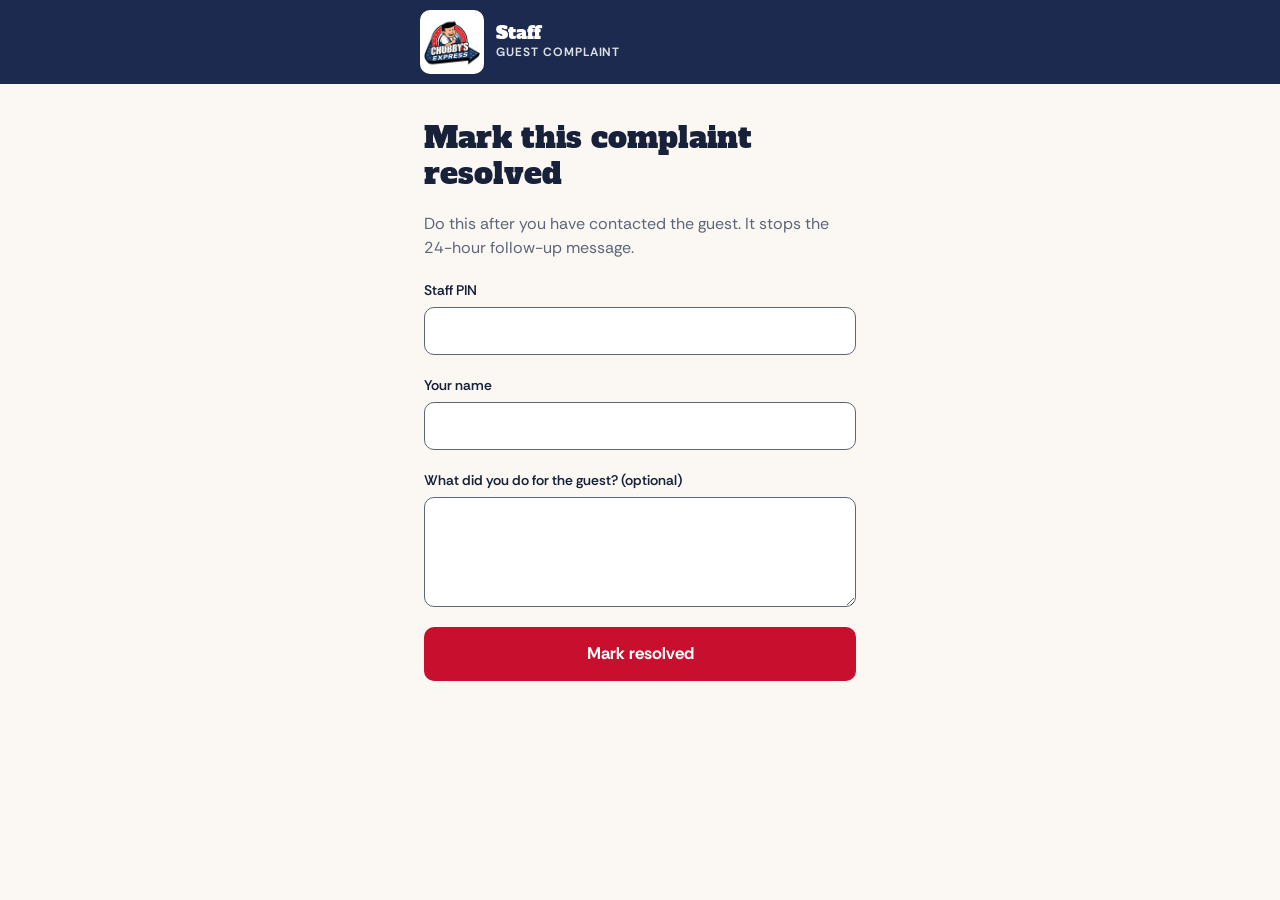
<file: public/resolve.html>
<!doctype html>
<html lang="en">
<head>
<meta charset="utf-8">
<meta name="viewport" content="width=device-width, initial-scale=1">
<meta name="robots" content="noindex">
<title>Mark a complaint resolved | Chubby's staff</title>
<link rel="icon" type="image/png" href="assets/express-logo.png">
<link rel="stylesheet" href="https://fonts.googleapis.com/css2?family=Alfa+Slab+One&family=Rethink+Sans:wght@400;500;600;700&display=swap">
<link rel="stylesheet" href="styles.css">
</head>
<body>
<header class="bar"><div class="in">
  <img src="assets/express-logo.png" alt="Chubby's Express logo">
  <div><div class="brand">Staff</div><div class="sub">Guest complaint</div></div>
</div></header>
<main>
  <form class="screen" id="form" novalidate>
    <h1>Mark this complaint resolved</h1>
    <p class="muted">Do this after you have contacted the guest. It stops the 24-hour follow-up message.</p>
    <div class="field"><label for="pin">Staff PIN</label><input id="pin" type="password" inputmode="numeric" autocomplete="off"></div>
    <div class="field"><label for="by">Your name</label><input id="by" type="text" autocomplete="name" maxlength="60"></div>
    <div class="field"><label for="note">What did you do for the guest? (optional)</label><textarea id="note" maxlength="1000"></textarea></div>
    <button class="btn" type="submit" id="go">Mark resolved</button>
    <p class="msg" id="result" role="status" hidden></p>
    <p class="small muted" id="summary" hidden></p>
  </form>
</main>
<script>
const $ = (id) => document.getElementById(id);
const token = new URLSearchParams(location.search).get("t") || "";
$("form").addEventListener("submit", async (e) => {
  e.preventDefault();
  const out = $("result");
  $("go").disabled = true;
  try {
    const res = await fetch("/api/resolve", { method: "POST", headers: { "content-type": "application/json" },
      body: JSON.stringify({ pin: $("pin").value, token, by: $("by").value, note: $("note").value }) });
    const data = await res.json().catch(() => ({}));
    out.hidden = false;
    if (!res.ok) { out.className = "msg bad"; out.textContent = data.error || "Something went wrong. Try again."; return; }
    out.className = "msg ok";
    out.textContent = data.message;
    if (data.summary) {
      const s = data.summary;
      $("summary").hidden = false;
      $("summary").textContent = s.rating + " stars, received " + s.receivedAt + ". Guest: " + (s.name || "no name") + ", " + (s.phone || "no phone") + ". " + (s.comment || "");
    }
  } catch {
    out.hidden = false; out.className = "msg bad"; out.textContent = "No connection. Try again.";
  } finally {
    $("go").disabled = false;
  }
});
</script>
</body>
</html>
</file>
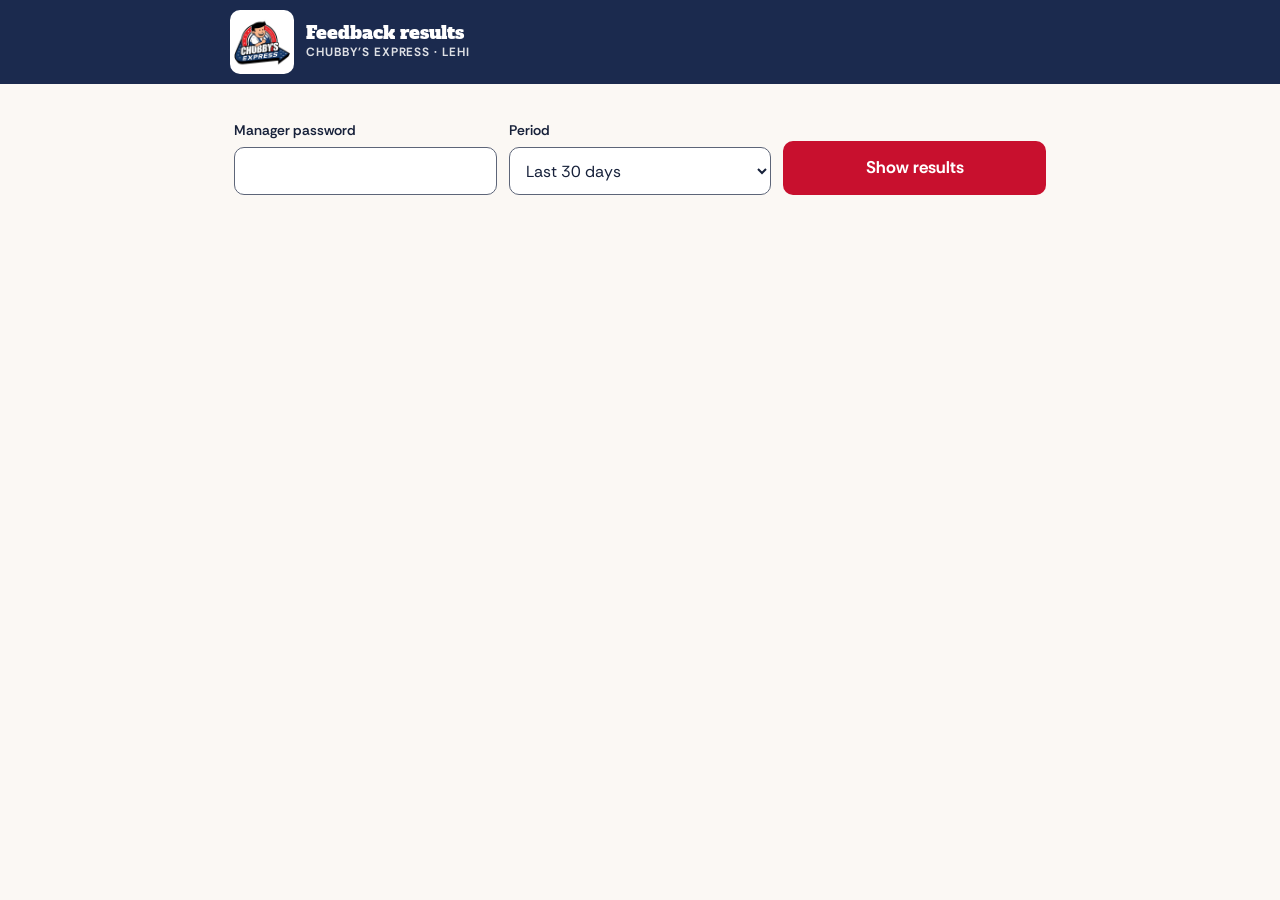
<file: public/results.html>
<!doctype html>
<html lang="en">
<head>
<meta charset="utf-8">
<meta name="viewport" content="width=device-width, initial-scale=1">
<meta name="robots" content="noindex">
<title>Feedback results | Chubby's</title>
<link rel="icon" type="image/png" href="assets/express-logo.png">
<link rel="stylesheet" href="https://fonts.googleapis.com/css2?family=Alfa+Slab+One&family=Rethink+Sans:wght@400;500;600;700&display=swap">
<link rel="stylesheet" href="styles.css">
<style>
  main, .bar .in { max-width: 860px; }
  h2 { margin: 12px 0 0; font-family: var(--font-display); font-weight: 400; font-size: 22px; }
  .row { display: flex; gap: 12px; flex-wrap: wrap; align-items: flex-end; }
  .row .field { flex: 1 1 180px; }
  select { font: inherit; height: 48px; padding: 0 12px; border: 1px solid var(--muted); border-radius: 10px; background: #fff; color: var(--ink); width: 100%; }
  .tiles { display: grid; grid-template-columns: repeat(auto-fit, minmax(150px, 1fr)); gap: 12px; }
  .tile, .card { background: var(--surface); border: 1px solid var(--line); border-radius: 10px; padding: 14px 16px; }
  .tile .num { font-family: var(--font-display); font-size: 30px; line-height: 1.1; }
  .tile .lbl { font-size: 13px; color: var(--muted); }
  .bars { display: grid; grid-template-columns: 64px 1fr 44px; gap: 6px 10px; align-items: center; font-size: 14px; }
  .track { background: var(--line); border-radius: 6px; height: 14px; overflow: hidden; }
  .fill { background: var(--navy); height: 100%; }
  .scroll { overflow-x: auto; }
  table { border-collapse: collapse; width: 100%; font-size: 15px; }
  th, td { text-align: left; padding: 8px 10px; border-bottom: 1px solid var(--line); white-space: nowrap; }
  th { font-size: 13px; color: var(--muted); font-weight: 600; }
  td.n, th.n { text-align: right; font-variant-numeric: tabular-nums; }
  .cards { display: flex; flex-direction: column; gap: 12px; }
  .card { display: flex; flex-direction: column; gap: 8px; }
  .card .head { display: flex; gap: 10px; flex-wrap: wrap; justify-content: space-between; font-weight: 700; }
  .card .comment { white-space: pre-wrap; overflow-wrap: anywhere; }
  .tag { font-size: 12px; font-weight: 700; padding: 2px 8px; border-radius: 999px; border: 1px solid var(--red); color: var(--red); }
  .card .btn { min-height: 46px; width: auto; align-self: flex-start; font-size: 15px; }
  .card a { color: var(--navy); font-weight: 700; }
  #signedIn[hidden] { display: none; }
</style>
</head>
<body>
<header class="bar"><div class="in">
  <img src="assets/express-logo.png" alt="Chubby's Express logo">
  <div><div class="brand">Feedback results</div><div class="sub" id="storeLine">Chubby's Express · Lehi</div></div>
</div></header>
<main>
  <form class="screen" id="login" novalidate>
    <div class="row">
      <div class="field"><label for="password">Manager password</label><input id="password" type="password" autocomplete="current-password"></div>
      <div class="field"><label for="days">Period</label>
        <select id="days"><option value="7">Last 7 days</option><option value="30" selected>Last 30 days</option><option value="90">Last 90 days</option><option value="365">Last 12 months</option></select></div>
      <div class="field"><button class="btn" type="submit" id="go">Show results</button></div>
    </div>
    <p class="msg bad" id="error" role="alert" hidden></p>
  </form>

  <div class="screen" id="signedIn" hidden>
    <h2>Summary</h2>
    <div class="tiles" id="tiles"></div>
    <div class="card"><div class="bars" id="bars"></div></div>

    <h2>Open complaints</h2>
    <div class="cards" id="open"></div>

    <h2>Coupons</h2>
    <div class="tiles" id="coupons"></div>

    <h2>By day</h2>
    <div class="card scroll"><table><thead><tr><th>Day</th><th class="n">Ratings</th><th class="n">Average</th><th class="n">4–5 stars</th></tr></thead><tbody id="daily"></tbody></table></div>

    <h2>Resolved complaints</h2>
    <div class="cards" id="resolved"></div>
    <p class="small muted">"Google taps" counts guests who tapped a Google review link. It cannot show whether they posted a review. Counting started when this page was added.</p>
  </div>
</main>
<script>
const $ = (id) => document.getElementById(id);
// Builds an element with plain text only, so guest comments can never run as code.
function el(tag, cls, text) {
  const e = document.createElement(tag);
  if (cls) e.className = cls;
  if (text !== undefined && text !== null) e.textContent = String(text);
  return e;
}
const starText = (n) => "★".repeat(n) + "☆".repeat(5 - n);
const telHref = (phone) => "tel:" + String(phone).replace(/[^0-9+]/g, "");
try { $("password").value = sessionStorage.getItem("mgrPw") || ""; } catch {}

async function post(path, body) {
  const res = await fetch("/api/" + path, { method: "POST", headers: { "content-type": "application/json" }, body: JSON.stringify(body) });
  const data = await res.json().catch(() => ({}));
  if (!res.ok) throw new Error(data.error || "Something went wrong. Try again.");
  return data;
}

function tile(num, label) {
  const t = el("div", "tile");
  t.append(el("div", "num", num), el("div", "lbl", label));
  return t;
}

function complaintCard(c, isOpen) {
  const card = el("div", "card");
  const head = el("div", "head");
  head.append(el("span", "", starText(c.rating) + "  " + c.receivedAt));
  if (isOpen) head.append(el("span", c.hoursOpen >= 24 ? "tag" : "small muted", "Open " + (c.hoursOpen < 1 ? "under 1 hour" : c.hoursOpen + " hours")));
  card.append(head, el("div", "comment", c.comment || "(no comment)"));
  const who = el("div", "");
  who.append(el("span", "", (c.name || "No name") + " · "));
  if (c.phone) { const a = el("a", "", c.phone); a.href = telHref(c.phone); who.append(a); } else who.append(el("span", "muted", "no phone"));
  card.append(who);
  if (!isOpen) {
    card.append(el("div", "small muted", "Resolved " + c.resolvedAt + " by " + (c.resolvedBy || "staff") + (c.note ? ": " + c.note : "")));
    return card;
  }
  const by = el("input"); by.type = "text"; by.placeholder = "Your name"; by.setAttribute("aria-label", "Your name"); by.maxLength = 60;
  const note = el("input"); note.type = "text"; note.placeholder = "What you did for the guest (optional)"; note.setAttribute("aria-label", "What you did for the guest"); note.maxLength = 1000;
  const btn = el("button", "btn", "Mark resolved"); btn.type = "button";
  const msg = el("div", "small"); msg.setAttribute("role", "status");
  btn.addEventListener("click", async () => {
    btn.disabled = true; msg.textContent = "";
    try {
      await post("resolve", { password: $("password").value, token: c.token, by: by.value, note: note.value });
      await load();
    } catch (err) { msg.textContent = err.message; btn.disabled = false; }
  });
  card.append(by, note, btn, msg);
  return card;
}

function render(d) {
  $("storeLine").textContent = d.store.name + " · " + d.store.city;
  const s = d.summary;
  $("tiles").replaceChildren(
    tile(s.ratings, "Ratings"),
    tile(s.average === null ? "–" : s.average.toFixed(2), "Average stars"),
    tile(s.happyShare === null ? "–" : s.happyShare + "%", "Rated 4–5 stars"),
    tile(s.googleClicks, "Google taps"),
    tile(d.open.length, "Open complaints")
  );
  const max = Math.max(1, ...s.byStar);
  const bars = [];
  for (let n = 5; n >= 1; n--) {
    const track = el("div", "track"); const fill = el("div", "fill");
    fill.style.width = Math.round((s.byStar[n - 1] / max) * 100) + "%"; track.append(fill);
    bars.push(el("div", "", n + (n === 1 ? " star" : " stars")), track, el("div", "", s.byStar[n - 1]));
  }
  $("bars").replaceChildren(...bars);
  $("open").replaceChildren(...(d.open.length ? d.open.map((c) => complaintCard(c, true)) : [el("p", "muted", "No open complaints.")]));
  $("resolved").replaceChildren(...(d.resolved.length ? d.resolved.map((c) => complaintCard(c, false)) : [el("p", "muted", "None in this period.")]));
  const c = d.coupons;
  $("coupons").replaceChildren(tile(c.issued, "Issued"), tile(c.redeemed, "Redeemed"), tile(c.unused, "Not used yet"), tile(c.expired, "Expired unused"));
  $("daily").replaceChildren(...(d.daily.length ? d.daily.map((r) => {
    const tr = el("tr");
    tr.append(el("td", "", new Date(r.day + "T12:00:00").toLocaleDateString("en-US", { weekday: "short", month: "short", day: "numeric" })),
      el("td", "n", r.count), el("td", "n", r.average.toFixed(2)), el("td", "n", r.happy));
    return tr;
  }) : [(() => { const tr = el("tr"); const td = el("td", "muted", "No ratings in this period."); td.colSpan = 4; tr.append(td); return tr; })()]));
  $("signedIn").hidden = false;
}

async function load() {
  const err = $("error"); err.hidden = true;
  $("go").disabled = true;
  try {
    const data = await post("results", { password: $("password").value, days: Number($("days").value), store: new URLSearchParams(location.search).get("s") || "lehi" });
    try { sessionStorage.setItem("mgrPw", $("password").value); } catch {}
    render(data);
  } catch (e) {
    err.textContent = e.message; err.hidden = false; $("signedIn").hidden = true;
  } finally {
    $("go").disabled = false;
  }
}
$("login").addEventListener("submit", (e) => { e.preventDefault(); load(); });
$("days").addEventListener("change", () => { if (!$("signedIn").hidden) load(); });
</script>
</body>
</html>
</file>
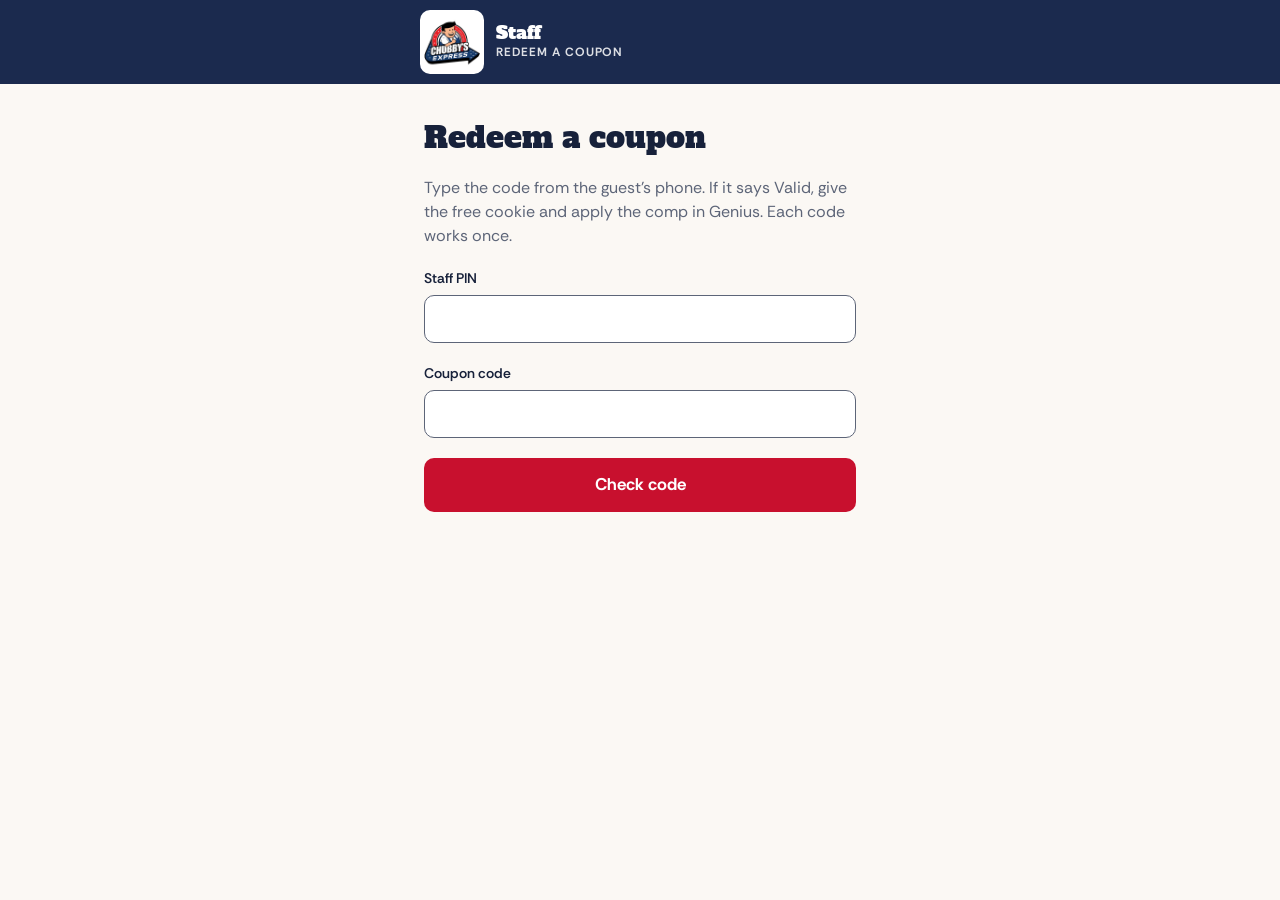
<file: public/staff.html>
<!doctype html>
<html lang="en">
<head>
<meta charset="utf-8">
<meta name="viewport" content="width=device-width, initial-scale=1">
<meta name="robots" content="noindex">
<title>Redeem a coupon | Chubby's staff</title>
<link rel="icon" type="image/png" href="assets/express-logo.png">
<link rel="stylesheet" href="https://fonts.googleapis.com/css2?family=Alfa+Slab+One&family=Rethink+Sans:wght@400;500;600;700&display=swap">
<link rel="stylesheet" href="styles.css">
</head>
<body>
<header class="bar"><div class="in">
  <img src="assets/express-logo.png" alt="Chubby's Express logo">
  <div><div class="brand">Staff</div><div class="sub">Redeem a coupon</div></div>
</div></header>
<main>
  <form class="screen" id="form" novalidate>
    <h1>Redeem a coupon</h1>
    <p class="muted">Type the code from the guest's phone. If it says Valid, give the free cookie and apply the comp in Genius. Each code works once.</p>
    <div class="field"><label for="pin">Staff PIN</label><input id="pin" type="password" inputmode="numeric" autocomplete="off"></div>
    <div class="field"><label for="code">Coupon code</label><input id="code" type="text" autocomplete="off" autocapitalize="characters" spellcheck="false" maxlength="20"></div>
    <button class="btn" type="submit" id="go">Check code</button>
    <p class="msg" id="result" role="status" hidden></p>
  </form>
</main>
<script>
const $ = (id) => document.getElementById(id);
// The PIN stays filled in until this tab is closed, so staff type it once per shift.
try { $("pin").value = sessionStorage.getItem("staffPin") || ""; } catch {}
$("form").addEventListener("submit", async (e) => {
  e.preventDefault();
  const out = $("result");
  $("go").disabled = true;
  try {
    const res = await fetch("/api/redeem", { method: "POST", headers: { "content-type": "application/json" },
      body: JSON.stringify({ pin: $("pin").value, code: $("code").value }) });
    const data = await res.json().catch(() => ({}));
    out.hidden = false;
    if (!res.ok) { out.className = "msg bad"; out.textContent = data.error || "Something went wrong. Try again."; return; }
    try { sessionStorage.setItem("staffPin", $("pin").value); } catch {}
    out.className = "msg " + (data.result === "valid" ? "ok" : data.result === "unknown" ? "warn" : "bad");
    out.textContent = data.message;
    if (data.result === "valid") $("code").value = "";
  } catch {
    out.hidden = false; out.className = "msg bad"; out.textContent = "No connection. Try again.";
  } finally {
    $("go").disabled = false;
  }
});
</script>
</body>
</html>
</file>
<file: public/styles.css>
/* Same colors and fonts as express.chubbyscafe.com and order.chubbyscafe.com */
:root {
  --bg: #fbf8f4; --surface: #ffffff; --ink: #17213a; --muted: #5d6578; --line: #e4ddd3;
  --navy: #1b2a4e; --red: #c8102e; --ok: #1d6b3a; --warn: #8a4b00;
  --font-display: "Alfa Slab One", "Rockwell", "Roboto Slab", Georgia, serif;
  --font-body: "Rethink Sans", system-ui, -apple-system, "Segoe UI", sans-serif;
}
* { box-sizing: border-box; }
body { margin: 0; background: var(--bg); color: var(--ink); font-family: var(--font-body); font-size: 16px; line-height: 1.5; }
.bar { background: var(--navy); color: #fff; }
.bar .in { max-width: 480px; margin: 0 auto; padding: 10px 20px; display: flex; align-items: center; gap: 12px; }
/* White backing so the logo's navy arrow shows against the navy bar */
.bar img { width: 64px; height: auto; background: #fff; border-radius: 10px; padding: 4px; }
.brand { font-family: var(--font-display); font-size: 18px; line-height: 1.15; }
.sub { font-size: 12px; font-weight: 700; letter-spacing: .08em; text-transform: uppercase; opacity: .85; }
main { max-width: 480px; margin: 0 auto; padding: 36px 24px 40px; }
.screen { display: flex; flex-direction: column; gap: 20px; }
.screen[hidden] { display: none; }
.center { align-items: center; text-align: center; }
h1 { margin: 0; font-family: var(--font-display); font-weight: 400; font-size: 30px; line-height: 1.2; }
p { margin: 0; }
.muted { color: var(--muted); }
.small { font-size: 14px; }
.stars { display: flex; gap: 4px; justify-content: center; }
.stars button { width: 60px; height: 60px; padding: 0; border: none; background: none; cursor: pointer; }
.stars svg { width: 52px; height: 52px; fill: #fff; stroke: var(--navy); stroke-width: 1.5; stroke-linejoin: round; }
.stars button:hover svg, .stars button:focus-visible svg { fill: var(--red); stroke: var(--red); }
.stars.shown svg { width: 28px; height: 28px; }
.stars.shown { justify-content: flex-start; }
.stars svg.on { fill: var(--red); stroke: var(--red); }
.scale { display: flex; justify-content: space-between; width: 300px; max-width: 100%; font-size: 13px; color: var(--muted); }
.field { display: flex; flex-direction: column; gap: 6px; }
label { font-size: 14px; font-weight: 600; }
input, textarea { font: inherit; color: var(--ink); background: #fff; border: 1px solid var(--muted); border-radius: 10px; padding: 12px; width: 100%; }
input { height: 48px; padding: 0 12px; }
textarea { resize: vertical; min-height: 110px; }
.btn { display: flex; align-items: center; justify-content: center; min-height: 54px; padding: 0 20px; border: none; border-radius: 10px;
  background: var(--red); color: #fff; font: inherit; font-size: 17px; font-weight: 700; text-decoration: none; cursor: pointer; width: 100%; }
.btn[disabled] { opacity: .6; cursor: default; }
.link { background: none; border: none; color: var(--muted); font: inherit; font-size: 14px; text-decoration: underline; cursor: pointer; min-height: 44px; }
a.link { display: block; text-align: center; padding: 12px 0; }
.coupon { background: var(--surface); border: 2px dashed var(--navy); border-radius: 10px; padding: 18px; text-align: center; display: flex; flex-direction: column; gap: 6px; }
.coupon .offer { font-family: var(--font-display); font-size: 20px; line-height: 1.25; }
.coupon .code { font-size: 28px; font-weight: 700; letter-spacing: .12em; }
.msg { border-radius: 10px; padding: 14px 16px; font-weight: 600; background: var(--surface); border: 2px solid var(--line); }
.msg.ok { border-color: var(--ok); color: var(--ok); }
.msg.bad { border-color: var(--red); color: var(--red); }
.msg.warn { border-color: var(--warn); color: var(--warn); }
.msg[hidden] { display: none; }
:focus-visible { outline: 3px solid var(--red); outline-offset: 2px; }
</file>
